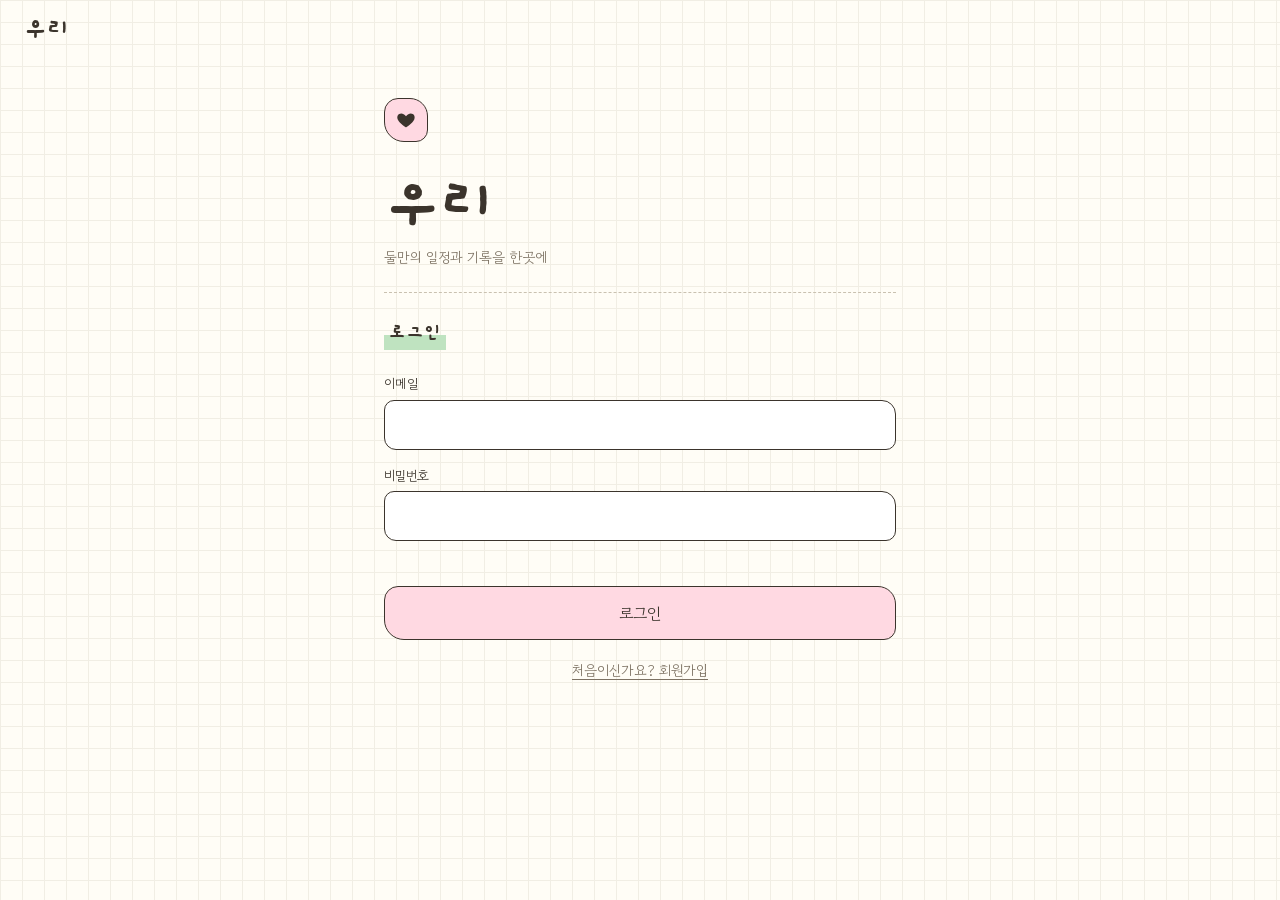
<file: index.html>
<!doctype html>
<html lang="ko">
<head>
  <meta charset="utf-8">
  <meta name="viewport" content="width=device-width, initial-scale=1, viewport-fit=cover">
  <title>우리</title>
  <meta name="theme-color" content="#fffdf6">
  <link rel="manifest" href="manifest.webmanifest">
  <!-- 아이폰 홈 화면 설치용 -->
  <meta name="apple-mobile-web-app-capable" content="yes">
  <meta name="apple-mobile-web-app-status-bar-style" content="default">
  <meta name="apple-mobile-web-app-title" content="우리">
  <link rel="apple-touch-icon" href="icons/icon-180.png">
  <link rel="icon" href="icons/icon-192.png">
  <link rel="preload" href="fonts/gaegu-700.woff2" as="font" type="font/woff2" crossorigin>
  <link rel="preload" href="fonts/gaegu-400.woff2" as="font" type="font/woff2" crossorigin>
  <link rel="preload" href="fonts/gowun-dodum-400.woff2" as="font" type="font/woff2" crossorigin>
  <link rel="stylesheet" href="css/fonts.css">
  <link rel="stylesheet" href="css/tokens.css">
  <link rel="stylesheet" href="css/style.css">
</head>
<body class="paper">
  <header class="topbar">
    <button id="backBtn" class="iconbtn" aria-label="뒤로" hidden>
      <svg viewBox="0 0 24 24" aria-hidden="true"><path d="M15 5l-7 7 7 7"/></svg>
    </button>
    <h1 id="pageTitle">우리</h1>
    <button id="menuBtn" class="textbtn" hidden>로그아웃</button>
    <button id="actionBtn" class="roundbtn" hidden></button>
    <a id="bellBtn" class="roundbtn bell" href="#/inbox" aria-label="알림" hidden>
      <svg viewBox="0 0 24 24" aria-hidden="true"><path d="M6 17V11a6 6 0 0 1 12 0v6l1.500 2h-15zM10 21h4M12 3v2"/></svg>
      <i id="bellDot" hidden></i>
    </a>
    <a id="gearBtn" class="roundbtn" href="#/settings" aria-label="설정" hidden>
      <svg viewBox="0 0 24 24" aria-hidden="true"><circle cx="12" cy="12" r="3"/><path d="M12 3v3M12 18v3M3 12h3M18 12h3M5.600 5.600l2.100 2.100M16.300 16.300l2.100 2.100M5.600 18.400l2.100-2.100M16.300 7.700l2.100-2.100"/></svg>
    </a>
  </header>
  <div id="offline" class="offline" role="status" hidden>인터넷 연결이 끊겼어요. 지금은 불러오기와 저장이 되지 않습니다.</div>
  <main id="view"></main>
  <nav id="tabbar" class="tabbar" aria-label="탭 메뉴" hidden>
    <a href="#/"><b aria-hidden="true">🏠</b>홈</a>
    <a href="#/us"><b aria-hidden="true">💕</b>우리</a>
    <a href="#/faith"><b aria-hidden="true">📖</b>믿음</a>
  </nav>
  <script src="js/vendor/supabase.js"></script>
  <script src="js/config.js"></script>
  <script src="js/glyphs.js"></script>
  <script src="js/photos.js"></script>
  <script src="js/push.js"></script>
  <script src="js/inbox.js"></script>
  <script src="js/dday.js"></script>
  <script src="js/calendar.js"></script>
  <script src="js/diary.js"></script>
  <script src="js/money.js"></script>
  <script src="js/food.js"></script>
  <script src="js/map.js"></script>
  <script src="js/album.js"></script>
  <script src="js/verse.js"></script>
  <script src="js/bible.js"></script>
  <script src="js/icons.js"></script>
  <script src="js/colorpick.js"></script>
  <script src="js/grow.js"></script>
  <script src="js/qt.js"></script>
  <script src="js/askdata.js"></script>
  <script src="js/ask.js"></script>
  <script src="js/thanks.js"></script>
  <script src="js/home.js"></script>
  <script src="js/app.js"></script>
</body>
</html>
</file>
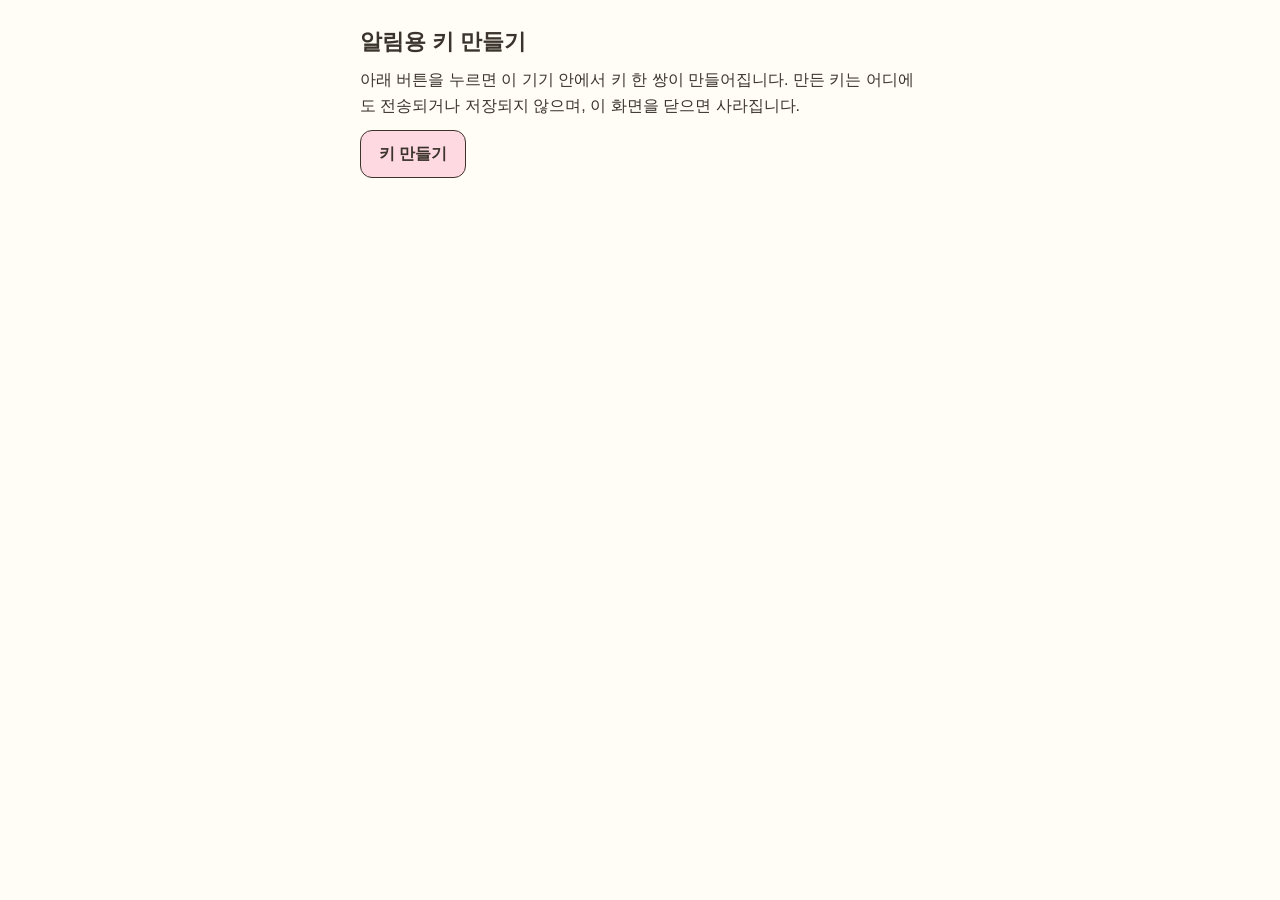
<file: tools/vapid.html>
<!doctype html>
<html lang="ko">
<head>
<meta charset="utf-8">
<meta name="viewport" content="width=device-width, initial-scale=1">
<meta name="robots" content="noindex">
<title>알림용 키 만들기</title>
<style>
  body { margin: 0; padding: 24px 20px 60px; max-width: 560px; margin-inline: auto; background: #fffdf6; color: #3b342c;
    font-family: -apple-system, "Apple SD Gothic Neo", "Malgun Gothic", sans-serif; font-size: 16px; line-height: 1.6; }
  h1 { font-size: 22px; margin: 0 0 8px; }
  h2 { font-size: 17px; margin: 28px 0 6px; }
  p { margin: 0 0 12px; }
  textarea { display: block; width: 100%; padding: 12px; border: 1.5px solid #3b342c; border-radius: 10px; background: #fff; color: #3b342c;
    font: 15px/1.5 ui-monospace, Consolas, monospace; resize: none; box-sizing: border-box; word-break: break-all; }
  button { min-height: 48px; padding: 10px 18px; border: 1.5px solid #3b342c; border-radius: 12px; background: #ffd9e2; color: #3b342c; font-size: 16px; font-weight: 700; cursor: pointer; }
  button.copy { background: #fff; margin-top: 8px; }
  .warn { background: #fff3b8; padding: 12px 14px; border-radius: 10px; }
  .ok { color: #15803d; font-weight: 700; margin-left: 8px; }
  [hidden] { display: none; }
</style>
</head>
<body>
  <h1>알림용 키 만들기</h1>
  <p>아래 버튼을 누르면 이 기기 안에서 키 한 쌍이 만들어집니다. 만든 키는 어디에도 전송되거나 저장되지 않으며, 이 화면을 닫으면 사라집니다.</p>
  <button id="make">키 만들기</button>
  <p id="err" role="alert" style="color:#dc2626"></p>

  <div id="out" hidden>
    <h2>1. Public Key (공개해도 되는 키)</h2>
    <textarea id="pub" rows="3" readonly aria-label="Public Key"></textarea>
    <button class="copy" data-for="pub">Public Key 복사</button><span class="ok" id="pubOk" hidden>복사됨</span>
    <p>이 키는 채팅에 붙여 주세요.</p>

    <h2>2. Private Key (비밀 키)</h2>
    <textarea id="pri" rows="2" readonly aria-label="Private Key"></textarea>
    <button class="copy" data-for="pri">Private Key 복사</button><span class="ok" id="priOk" hidden>복사됨</span>
    <p class="warn">이 키는 채팅이나 다른 곳에 붙이지 말고 Supabase 의 Edge Functions → Secrets 에만 넣어 주세요. Supabase 에 넣을 때까지 이 화면을 닫지 마세요. 닫았다면 키를 새로 만들어 두 키를 모두 다시 쓰면 됩니다.</p>
  </div>

<script>
  const b64url = bytes => btoa(String.fromCharCode(...new Uint8Array(bytes))).replace(/\+/g, '-').replace(/\//g, '_').replace(/=+$/, '');
  document.getElementById('make').onclick = async () => {
    const err = document.getElementById('err'); err.textContent = '';
    try {
      // 웹 푸시(VAPID)용 P-256 키 한 쌍. 공개 키는 65바이트 점, 비밀 키는 32바이트 값이다.
      const kp = await crypto.subtle.generateKey({ name: 'ECDSA', namedCurve: 'P-256' }, true, ['sign', 'verify']);
      document.getElementById('pub').value = b64url(await crypto.subtle.exportKey('raw', kp.publicKey));
      document.getElementById('pri').value = (await crypto.subtle.exportKey('jwk', kp.privateKey)).d;
      document.getElementById('out').hidden = false;
    } catch (e) { err.textContent = '이 브라우저에서는 키를 만들 수 없습니다. 크롬이나 사파리 최신 버전으로 열어 주세요. (' + e.message + ')'; }
  };
  document.querySelectorAll('.copy').forEach(b => { b.onclick = async () => {
    const t = document.getElementById(b.dataset.for);
    try { await navigator.clipboard.writeText(t.value); } catch (_) { t.select(); document.execCommand('copy'); }
    const ok = document.getElementById(b.dataset.for + 'Ok'); ok.hidden = false; setTimeout(() => { ok.hidden = true; }, 1500);
  }; });
</script>
</body>
</html>
</file>
<file: css/fonts.css>
/* 글꼴은 글자 묶음을 여러 파일로 나누지 않고 통째로 한 파일씩 쓴다.
   (나눠 쓰면 일부 파일만 늦게 오거나 실패했을 때 글자 하나만 다른 글꼴로 보인다.)
   Gaegu: 손글씨체, 한글 2,350자 / 고운돋움: 본문용 둥근 고딕, 한글 11,172자. 둘 다 SIL OFL (fonts/LICENSE-*.txt). */
@font-face { font-family: 'Gaegu'; font-style: normal; font-weight: 400; font-display: swap; src: url(../fonts/gaegu-400.woff2) format('woff2'); }
@font-face { font-family: 'Gaegu'; font-style: normal; font-weight: 700; font-display: swap; src: url(../fonts/gaegu-700.woff2) format('woff2'); }
@font-face { font-family: 'Gowun Dodum'; font-style: normal; font-weight: 400; font-display: swap; src: url(../fonts/gowun-dodum-400.woff2) format('woff2'); }
</file>
<file: css/tokens.css>
/* Design Tokens - Auto-generated */
/* Do not edit directly - modify tokens.json instead */

/* === PRIMITIVES === */
:root {

}

/* === SEMANTIC === */
:root {
  --color-primary: #BE185D;
  --color-on-primary: #FFFFFF;
  --color-secondary: #EC4899;
  --color-on-secondary: #000000;
  --color-accent: #DC2626;
  --color-on-accent: #FFFFFF;
  --color-background: #FDF2F8;
  --color-foreground: #0F172A;
  --color-card: #FFFFFF;
  --color-card-foreground: #0F172A;
  --color-muted: #FBF1F5;
  --color-muted-foreground: #475569;
  --color-border: #F7E3EB;
  --color-destructive: #DC2626;
  --color-on-destructive: #FFFFFF;
  --color-ring: #BE185D;
  --font-heading: "Baloo 2", sans-serif;
  --font-body: "Comic Neue", sans-serif;
  --space-xs: 4px;
  --space-sm: 8px;
  --space-md: 16px;
  --space-lg: 24px;
  --space-xl: 32px;
  --space-2xl: 48px;
  --space-3xl: 64px;
}

/* === COMPONENTS === */
:root {

}
</file>
<file: css/style.css>
/* 색과 간격은 css/tokens.css (디자인 시스템 도구가 만든 값)를 쓴다.
   스타일: Minimalism & Swiss Style - 모서리 0, 그림자 없음, 포인트 색 하나 */
:root {
  /* 본문은 기기 기본 고딕, 큰 숫자와 제목에만 손글씨체 Gaegu를 가늘게 쓴다 */
  --font-heading: "Gaegu", -apple-system, "Apple SD Gothic Neo", "Malgun Gothic", sans-serif;
  --font-body: -apple-system, BlinkMacSystemFont, "Apple SD Gothic Neo", "Pretendard", "Noto Sans KR", "Malgun Gothic", sans-serif;
  --tab-h: 60px;
}
* { box-sizing: border-box; }
[hidden] { display: none !important; }
html, body { margin: 0; min-height: 100%; }
body {
  background: var(--color-background); color: var(--color-foreground);
  font-family: var(--font-body); font-size: 16px; line-height: 1.5;
  -webkit-tap-highlight-color: transparent;
  touch-action: manipulation;
  overscroll-behavior-y: contain;
}
button { font-family: inherit; cursor: pointer; }
a { cursor: pointer; }
:focus-visible { outline: 3px solid var(--color-ring); outline-offset: 2px; }
svg { fill: none; stroke: currentColor; stroke-width: 1.75; stroke-linecap: square; stroke-linejoin: miter; }

/* ── 상단 ── */
.topbar {
  position: sticky; top: 0; z-index: 10;
  display: flex; align-items: center; gap: var(--space-xs); min-height: 56px;
  padding: calc(env(safe-area-inset-top) + var(--space-sm)) var(--space-lg) var(--space-sm);
  background: var(--color-background);
}
.topbar h1 { margin: 0; font-family: var(--font-heading); font-size: 24px; font-weight: 400; letter-spacing: -.5px; }
.iconbtn {
  width: 44px; height: 44px; margin-left: -12px; border: 0; background: none; color: var(--color-foreground);
  display: flex; align-items: center; justify-content: center;
}
.iconbtn svg { width: 24px; height: 24px; }
.textbtn { margin-left: auto; min-height: 44px; padding: 0; border: 0; background: none; color: var(--color-muted-foreground); font-size: 14px; }

main {
  max-width: 560px; margin: 0 auto;
  padding: var(--space-sm) var(--space-lg) calc(env(safe-area-inset-bottom) + var(--tab-h) + var(--space-xl));
}

/* ── 하단 탭 ── */
.tabbar {
  position: fixed; left: 0; right: 0; bottom: 0; z-index: 20;
  display: flex;
  padding-bottom: env(safe-area-inset-bottom);
  background: var(--color-card); border-top: 2px solid var(--color-foreground);
}
.tabbar a {
  flex: 1; min-height: var(--tab-h);
  display: flex; flex-direction: column; align-items: center; justify-content: center; gap: 4px;
  color: var(--color-muted-foreground); font-size: 11px; font-weight: 400; text-decoration: none;
  transition: background-color .2s ease-out, color .2s ease-out;
}
.tabbar a svg { width: 22px; height: 22px; }
.tabbar a[aria-current="page"] { background: var(--color-primary); color: var(--color-on-primary); font-weight: 600; }

/* ── 홈 상단: 포인트 색 면 하나 ── */
.hero {
  display: block; text-decoration: none;
  background: var(--color-primary); color: var(--color-on-primary);
  padding: var(--space-lg); margin-bottom: var(--space-lg);
}
.hero .names { font-size: 14px; font-weight: 600; letter-spacing: .5px; }
.hero .names i { font-style: normal; font-weight: 400; opacity: .8; margin: 0 2px; }
.hero .num { font-family: var(--font-heading); font-size: 86px; font-weight: 400; line-height: 1; letter-spacing: -2px; margin-top: var(--space-xl); }
.hero .num small { font-size: 20px; font-weight: 600; letter-spacing: 0; margin-left: var(--space-sm); }
.hero .since { font-size: 13px; margin-top: var(--space-sm); padding-top: var(--space-sm); border-top: 1px solid rgba(255, 255, 255, .45); }

/* ── 구역 제목과 목록 ── */
.sec {
  margin: var(--space-xl) 0 0; padding-bottom: var(--space-sm);
  border-bottom: 2px solid var(--color-foreground);
  font-family: var(--font-heading); font-size: 18px; font-weight: 400;
}
.card { background: none; margin: 0; }
.blank { padding: var(--space-md) 0; color: var(--color-muted-foreground); font-size: 14px; border-bottom: 1px solid var(--color-border); }

.invite {
  margin-bottom: var(--space-md); padding: var(--space-md) var(--space-lg);
  background: var(--color-card); border: 2px solid var(--color-foreground);
}
.invite .label { font-size: 13px; color: var(--color-muted-foreground); }
.invite .code { font-family: var(--font-heading); font-size: 42px; font-weight: 400; letter-spacing: 6px; color: var(--color-primary); }
.invite .link { text-align: left; margin-top: 0; }

.item {
  display: flex; align-items: center; gap: var(--space-md); min-height: 76px; padding: var(--space-md) 0;
  border-bottom: 1px solid var(--color-border); text-decoration: none; color: inherit;
  transition: background-color .2s ease-out;
}
.item:first-child { border-top: 2px solid var(--color-foreground); }
a.item:active { background: var(--color-muted); }
.chip {
  flex: none; width: 44px; height: 44px; background: var(--color-card); color: var(--color-primary);
  border: 1px solid var(--color-border);
  display: flex; align-items: center; justify-content: center;
}
.chip svg { width: 22px; height: 22px; }
.item .t { font-weight: 600; }
.item .d { font-size: 13px; color: var(--color-muted-foreground); }
.item .go { margin-left: auto; color: var(--color-muted-foreground); }
.item .go svg { width: 18px; height: 18px; display: block; }

.empty { padding: var(--space-3xl) 0; color: var(--color-muted-foreground); }
.empty .chip { margin-bottom: var(--space-md); }
.empty b { display: block; font-family: var(--font-heading); font-size: 38px; font-weight: 400; letter-spacing: -1px; color: var(--color-foreground); }
.empty p { margin: var(--space-xs) 0 0; font-size: 14px; }

/* ── 폼 (로그인, 커플 연결) ── */
.brand { padding: var(--space-xl) 0 var(--space-lg); margin-bottom: var(--space-lg); border-bottom: 2px solid var(--color-foreground); }
.brand .logo { width: 44px; height: 44px; background: var(--color-primary); color: var(--color-on-primary); display: flex; align-items: center; justify-content: center; }
.brand .logo svg { width: 22px; height: 22px; fill: currentColor; stroke: none; }
.brand .word { font-family: var(--font-heading); font-size: 70px; font-weight: 400; line-height: 1.1; letter-spacing: -1px; margin-top: var(--space-lg); }
.brand p { margin: var(--space-xs) 0 0; color: var(--color-muted-foreground); font-size: 14px; }
.form h2 { margin: 0 0 var(--space-lg); font-family: var(--font-heading); font-size: 18px; font-weight: 400; }
.form label { display: block; font-size: 13px; font-weight: 600; margin-bottom: var(--space-md); }
.form input {
  display: block; width: 100%; min-height: 50px; margin-top: 6px; padding: 12px 14px;
  border: 1px solid var(--color-foreground); border-radius: 0; background: var(--color-card);
  font-size: 16px; color: var(--color-foreground); font-family: inherit; -webkit-appearance: none; appearance: none;
}
.form input::placeholder { color: #94a3b8; }
.form input:focus { outline: 3px solid var(--color-ring); outline-offset: -1px; }
.btn {
  display: block; width: 100%; min-height: 52px; padding: 14px; border: 2px solid var(--color-primary); border-radius: 0;
  background: var(--color-primary); color: var(--color-on-primary); font-size: 16px; font-weight: 600;
  transition: opacity .2s ease-out;
}
.btn:active { opacity: .85; }
.btn:disabled { opacity: .5; }
.btn.ghost { background: var(--color-card); color: var(--color-primary); }
.link { display: block; width: 100%; min-height: 44px; margin-top: var(--space-sm); padding: 0; border: 0; background: none; color: var(--color-muted-foreground); font-size: 14px; text-decoration: underline; text-underline-offset: 3px; }
.msg { min-height: 21px; margin: 0 0 var(--space-sm); font-size: 14px; font-weight: 400; color: var(--color-destructive); }
.msg.ok { color: #15803d; }
.or { display: flex; align-items: center; gap: 12px; color: var(--color-muted-foreground); font-size: 13px; margin: var(--space-lg) 0; }
.or::before, .or::after { content: ""; flex: 1; height: 1px; background: var(--color-border); }
.empty .btn { width: auto; margin-top: var(--space-lg); padding: 12px 24px; }

.spinner {
  width: 24px; height: 24px; margin: 96px auto; border-radius: 50%;
  border: 3px solid var(--color-border); border-top-color: var(--color-primary);
  animation: spin .8s linear infinite;
}
@keyframes spin { to { transform: rotate(360deg); } }
@media (prefers-reduced-motion: reduce) {
  * { transition: none !important; }
  .spinner { animation-duration: 2s; }
}

/* ── 디데이 ── */
.hero .num.word { font-size: 52px; letter-spacing: -1px; }
.startday {
  display: flex; align-items: center; justify-content: space-between; gap: var(--space-md);
  padding: var(--space-lg); background: var(--color-card); border: 2px solid var(--color-foreground);
}
.startday .d { font-size: 13px; color: var(--color-muted-foreground); }
.startday .big { font-family: var(--font-heading); font-size: 34px; font-weight: 400; line-height: 1.2; }
.btn.small { width: auto; min-height: 44px; padding: 8px 18px; flex: none; }
.btn.add { margin-top: var(--space-lg); }
.dlist { list-style: none; margin: 0; padding: 0; }
.drow { display: flex; align-items: center; gap: var(--space-sm); min-height: 68px; padding: var(--space-sm) 0; border-bottom: 1px solid var(--color-border); }
.drow .dmain { flex: 1; min-width: 0; }
.drow .t { font-weight: 600; }
.drow .d { font-size: 13px; color: var(--color-muted-foreground); }
.drow .dleft { font-family: var(--font-heading); font-size: 24px; font-weight: 400; color: var(--color-primary); white-space: nowrap; }
.drow .dleft.now { background: var(--color-primary); color: var(--color-on-primary); padding: 0 10px; }
.drow .iconbtn { margin: 0 -10px 0 0; color: var(--color-muted-foreground); }
.drow .iconbtn svg { width: 20px; height: 20px; }
.tag { font-size: 10px; font-weight: 400; color: var(--color-primary); border: 1px solid var(--color-primary); padding: 0 6px; margin-left: 4px; vertical-align: 2px; }
.form.inline { margin-top: var(--space-lg); padding: var(--space-lg); background: var(--color-card); border: 2px solid var(--color-foreground); }
.form .check { display: flex; align-items: center; gap: 10px; min-height: 44px; font-weight: 400; font-size: 16px; }
.form .check input { width: 22px; height: 22px; min-height: 0; margin: 0; padding: 0; flex: none; accent-color: var(--color-primary); -webkit-appearance: auto; appearance: auto; }
.btns { display: flex; gap: var(--space-sm); }
.link.danger { color: var(--color-destructive); margin-top: var(--space-md); }

/* ── 홈 위젯: 굵은 테두리 + 뒤로 비치는 색 면 ── */
.roundbtn {
  margin-left: auto; width: 44px; height: 44px; flex: none; border-radius: 50%;
  background: var(--color-card); border: 1.5px solid var(--color-foreground); color: var(--color-foreground);
  display: flex; align-items: center; justify-content: center;
}
.roundbtn svg { width: 22px; height: 22px; stroke-linecap: round; }
main { padding-bottom: calc(env(safe-area-inset-bottom) + var(--space-xl)); }
.widget {
  display: block; text-decoration: none; color: inherit;
  background: var(--color-card); border: 2px solid var(--color-foreground); border-radius: 18px;
  box-shadow: 6px 6px 0 var(--shade, var(--color-border));
  padding: var(--space-md) var(--space-md) var(--space-lg); margin: 0 6px var(--space-lg) 0;
  transition: transform .15s ease-out, box-shadow .15s ease-out;
}
.widget:active { transform: translate(3px, 3px); box-shadow: 3px 3px 0 var(--shade, var(--color-border)); }
.wtitle { display: flex; align-items: center; gap: var(--space-sm); font-weight: 700; font-size: 17px; }
.wtitle svg { width: 20px; height: 20px; color: var(--color-primary); }
.wnum { font-size: 44px; font-weight: 800; letter-spacing: -1px; line-height: 1.15; margin-top: var(--space-sm); }
.wsub { font-size: 14px; color: var(--color-muted-foreground); }
.wempty { font-size: 14px; color: var(--color-muted-foreground); margin-top: var(--space-sm); }
.wcal { display: flex; gap: var(--space-md); align-items: stretch; margin-top: var(--space-sm); }
.todaytile {
  flex: 0 0 38%; min-height: 132px; border-radius: 12px; padding: 12px;
  background: var(--color-primary); color: var(--color-on-primary);
  display: flex; flex-direction: column; justify-content: flex-end;
}
.todaytile span { font-size: 14px; font-weight: 600; }
.todaytile b { font-size: 48px; font-weight: 800; line-height: 1; }
.mcal { flex: 1; min-width: 0; }
.mtitle { font-size: 13px; font-weight: 800; margin-bottom: 2px; }
.mgrid { display: grid; grid-template-columns: repeat(7, 1fr); text-align: center; font-size: 12px; font-weight: 600; }
.mgrid span { height: 22px; line-height: 22px; }
.mgrid .sun { color: #dc2626; } .mgrid .sat { color: #2563eb; }
.mgrid .mark { background: #fbcfe8; border-radius: 50%; color: var(--color-primary); }
.mgrid .today { background: var(--color-foreground); color: #fff; border-radius: 50%; }
.mgrid span.mark, .mgrid span.today { width: 22px; margin: 0 auto; }

/* 위젯 모양에 맞춰 다른 상자들도 모서리를 조금 둥글린다 */
.invite, .startday, .form.inline { border-radius: 18px; }
.invite { margin: 0 6px var(--space-lg) 0; box-shadow: 6px 6px 0 var(--color-border); }
.btn, .form input { border-radius: 12px; }
.chip { border-radius: 12px; }

/* ── 커플 캘린더 ── */
:root { --me: #fbcfe8; --me-bg: #fff1f6; --pt: #bfdbfe; --pt-bg: #eff6ff; --us: #fde68a; --us-bg: #fffbeb; }
.roundbtn + .roundbtn { margin-left: var(--space-sm); }
.calhead { display: flex; align-items: center; justify-content: space-between; margin-bottom: var(--space-sm); }
.calhead .iconbtn { margin: 0; }
.monthbtn { min-height: 44px; border: 0; background: none; font-size: 20px; font-weight: 800; color: var(--color-foreground); }
.ownrow { display: flex; gap: 10px; margin: 0 4px var(--space-md) 0; }
.ownchip {
  flex: 1; min-height: 40px; padding: 4px 8px; border: 2px solid var(--color-foreground); border-radius: 12px;
  background: var(--color-card); color: #64748b; font-size: 14px; font-weight: 700;
  box-shadow: 4px 4px 0 #cbd5e1; white-space: nowrap; overflow: hidden; text-overflow: ellipsis;
}
.ownchip.on { color: var(--color-foreground); }
.ownchip.me.on { background: var(--me-bg); box-shadow: 4px 4px 0 var(--me); }
.ownchip.pt.on { background: var(--pt-bg); box-shadow: 4px 4px 0 var(--pt); }
.ownchip.us.on { background: var(--us-bg); box-shadow: 4px 4px 0 var(--us); }

.calgrid { display: grid; grid-template-columns: repeat(7, minmax(0, 1fr)); margin: 0 -12px; }
.calgrid.whead { font-size: 13px; text-align: center; color: var(--color-foreground); padding-bottom: 4px; }
.calgrid .sun { color: #dc2626; } .calgrid .sat { color: #2563eb; }
.cell {
  min-height: 78px; padding: 4px 2px; border: 0; border-radius: 8px; background: none; color: var(--color-foreground);
  display: flex; flex-direction: column; align-items: stretch; gap: 2px; font-family: inherit; overflow: hidden;
}
.cell .num { align-self: center; min-width: 26px; height: 24px; line-height: 24px; font-size: 15px; font-weight: 600; border-radius: 7px; text-align: center; }
.cell.other .num { color: #cbd5e1; }
.cell.other .evchip { opacity: .6; }
.cell.today .num { background: var(--color-foreground); color: #fff; }
.cell.sel { background: #eee6ec; }
.evchip {
  display: block; font-size: 10.500px; line-height: 16px; height: 16px; padding: 0 3px; border-radius: 4px;
  white-space: nowrap; overflow: hidden; text-align: left; color: var(--color-foreground);
}
.evchip.me { background: var(--me-bg); box-shadow: inset 3px 0 0 var(--me); }
.evchip.pt { background: var(--pt-bg); box-shadow: inset 3px 0 0 var(--pt); }
.evchip.us { background: var(--us-bg); box-shadow: inset 3px 0 0 var(--us); }
.cell .more { font-size: 10px; color: var(--color-muted-foreground); text-align: center; line-height: 12px; }

.daytitle { margin: var(--space-lg) 0 var(--space-md); font-size: 18px; font-weight: 800; }
.evcard {
  display: flex; align-items: center; gap: var(--space-md); width: calc(100% - 6px); min-height: 60px; text-align: left;
  padding: 12px 16px; margin-bottom: var(--space-md); font-family: inherit; color: var(--color-foreground);
  border: 2px solid var(--color-foreground); border-radius: 16px;
}
.evcard.me { background: var(--me-bg); box-shadow: 5px 5px 0 var(--me); }
.evcard.pt { background: var(--pt-bg); box-shadow: 5px 5px 0 var(--pt); }
.evcard.us { background: var(--us-bg); box-shadow: 5px 5px 0 var(--us); }
.evtime { flex: none; min-width: 74px; font-size: 14px; }
.evtime small { display: block; font-size: 11px; color: var(--color-muted-foreground); }
.evtitle { font-size: 17px; font-weight: 700; overflow-wrap: anywhere; }

/* ── 아래에서 올라오는 시트 ── */
.noscroll { overflow: hidden; }
.sheet { position: fixed; inset: 0; z-index: 50; background: rgba(15, 23, 42, .35); display: flex; align-items: flex-end; }
.sheetbody {
  width: 100%; max-width: 560px; max-height: 94%; margin: 0 auto; overflow-y: auto;
  background: var(--color-card); border-radius: 28px 28px 0 0;
  padding: var(--space-md) var(--space-lg) calc(env(safe-area-inset-bottom) + var(--space-xl));
  animation: sheetup .25s ease-out;
}
@keyframes sheetup { from { transform: translateY(40px); opacity: 0; } to { transform: none; opacity: 1; } }
.sheethead { display: flex; align-items: center; justify-content: space-between; margin-bottom: var(--space-lg); }
.sheethead b { font-size: 17px; }
.sheethead .roundbtn { margin: 0; }
.roundbtn.ok { color: #2563eb; }
.sheetbody .titleinput { margin: 0 0 var(--space-md); border-width: 2px; }
.sr { position: absolute; width: 1px; height: 1px; overflow: hidden; clip-path: inset(50%); }
.rowline { display: flex; align-items: center; justify-content: space-between; gap: var(--space-sm); min-height: 52px; margin: 0; font-size: 16px; font-weight: 400; }
.form .rowline { font-size: 16px; font-weight: 400; margin-bottom: 0; }
.rowline span { display: flex; gap: 6px; }
.form .rowline input[type=date], .form .rowline input[type=time], .form .rowline select {
  width: auto; min-height: 40px; margin: 0; padding: 6px 12px; border: 0; border-radius: 12px; background: #eef0f3;
  font-size: 16px; font-family: inherit; color: var(--color-foreground);
}
.form .switch {
  -webkit-appearance: none; appearance: none; width: 50px; min-height: 0; height: 28px; margin: 0; padding: 0; flex: none;
  border: 2px solid var(--color-foreground); border-radius: 14px; background: var(--color-card); position: relative;
  transition: background-color .2s ease-out;
}
.form .switch::after {
  content: ""; position: absolute; top: 3px; left: 3px; width: 18px; height: 18px; border-radius: 50%;
  background: var(--color-foreground); transition: transform .2s ease-out;
}
.form .switch:checked { background: var(--color-primary); }
.form .switch:checked::after { transform: translateX(22px); background: #fff; }
.sheetbody textarea {
  display: block; width: 100%; margin: var(--space-md) 0; padding: 12px 14px; resize: vertical;
  border: 2px solid var(--color-foreground); border-radius: 12px; background: var(--color-card);
  font-size: 16px; font-family: inherit; color: var(--color-foreground);
}
@media (prefers-reduced-motion: reduce) { .sheetbody { animation: none; } }

/* 상단: 제목이 남는 폭을 차지하고 버튼은 오른쪽에 붙는다 */
.topbar h1 { flex: 1; min-width: 0; overflow: hidden; text-overflow: ellipsis; white-space: nowrap; }
.topbar .roundbtn, .topbar .textbtn { margin-left: var(--space-sm); }
.form label.rowline, .form .rowline { display: flex; white-space: nowrap; }
.form .rowline input[type=date], .form .rowline input[type=time] { padding: 6px 8px; min-width: 0; }
.rowline span { min-width: 0; }

/* ── 커플 일기장 ── */
.who { font-weight: 700; font-size: 14px; }
.who.me { color: #db2777; } .who.pt { color: #2563eb; }
.dtime { font-size: 13px; color: var(--color-muted-foreground); }
.drowwrap { display: flex; gap: 12px; align-items: flex-start; margin-bottom: var(--space-lg); }
.stamp {
  flex: 0 0 56px; padding: 6px 0; text-align: center; background: var(--color-card);
  border: 2px solid var(--color-foreground); border-radius: 12px; box-shadow: 4px 4px 0 #bbf7d0;
  display: flex; flex-direction: column; line-height: 1.25;
}
.stamp.none { visibility: hidden; height: 0; padding: 0; border-width: 0 2px; }
.stamp span { font-size: 12px; font-weight: 700; } .stamp b { font-size: 22px; font-weight: 800; }
.stamp .y { font-weight: 400; color: var(--color-muted-foreground); }
.dcard {
  flex: 1; min-width: 0; display: block; text-decoration: none; color: inherit; margin-right: 6px;
  background: var(--color-card); border: 2px solid var(--color-foreground); border-radius: 18px;
  box-shadow: 6px 6px 0 #bbf7d0; padding: 14px 16px;
}
.dcard:active { transform: translate(3px, 3px); box-shadow: 3px 3px 0 #bbf7d0; }
.dhead { display: flex; flex-wrap: wrap; align-items: baseline; gap: 6px; }
.dhead b { font-size: 17px; overflow-wrap: anywhere; }
.dprev {
  margin: 4px 0 0; font-size: 14px; color: var(--color-muted-foreground); white-space: pre-line;
  display: -webkit-box; -webkit-line-clamp: 2; -webkit-box-orient: vertical; overflow: hidden;
}
.dcount { display: flex; align-items: center; gap: 4px; margin-top: 8px; font-size: 13px; color: var(--color-muted-foreground); }
.dcount svg { width: 16px; height: 16px; }
.wdiary { padding: 10px 0; border-bottom: 1px solid var(--color-border); }
.wdiary:last-child { border-bottom: 0; padding-bottom: 0; }
.wdiary b { display: block; font-size: 16px; }
.dmeta { font-size: 13px; color: var(--color-muted-foreground); }
.dfull {
  background: var(--color-card); border: 2px solid var(--color-foreground); border-radius: 18px;
  box-shadow: 6px 6px 0 #bbf7d0; padding: var(--space-lg) 18px; margin-right: 6px;
}
.dfull h2 { margin: 6px 0 2px; font-size: 22px; font-weight: 800; overflow-wrap: anywhere; }
.dbody { margin: var(--space-md) 0 0; font-size: 16px; line-height: 1.7; white-space: pre-wrap; overflow-wrap: anywhere; }
.cmt { padding: 12px 0; border-bottom: 1px solid var(--color-border); }
.cmt p { margin: 2px 0 0; white-space: pre-wrap; overflow-wrap: anywhere; }
.cmeta { display: flex; align-items: center; gap: 6px; }
.cdel { margin-left: auto; width: 44px; height: 32px; border: 0; background: none; color: var(--color-muted-foreground); }
.cdel svg { width: 16px; height: 16px; }
.cform { display: flex; gap: 8px; margin-top: var(--space-md); }
.cform input {
  flex: 1; min-width: 0; min-height: 48px; padding: 10px 14px; border: 2px solid var(--color-foreground); border-radius: 12px;
  background: var(--color-card); font-size: 16px; font-family: inherit; color: var(--color-foreground);
}
.sheetbody.tall { min-height: 88%; }
.sheetbody .plaintitle {
  border: 0; border-bottom: 1px solid var(--color-border); border-radius: 0; padding: 12px 0; margin: var(--space-sm) 0 0;
  font-size: 20px; font-weight: 700; background: none;
}
.sheetbody .plaintitle:focus, .sheetbody .plainbody:focus { outline: none; }
.sheetbody .plainbody { border: 0; border-radius: 0; padding: 12px 0; margin: 0; line-height: 1.7; resize: none; }

/* ── 데이트 가계부 ── */
.mtotal {
  background: var(--color-card); border: 2px solid var(--color-foreground); border-radius: 18px;
  box-shadow: 6px 6px 0 #bae6fd; padding: 14px 18px; margin: 0 6px var(--space-lg) 0;
}
.mtotal small { display: block; font-size: 13px; font-weight: 600; color: var(--color-muted-foreground); }
.mtotal b { font-size: 26px; font-weight: 800; }
.mmonth { margin: 0 0 var(--space-sm) 2px; font-size: 15px; font-weight: 700; color: var(--color-muted-foreground); }
.mcard, .mrow {
  display: flex; align-items: center; gap: 12px; width: 100%; text-align: left; text-decoration: none;
  font-family: inherit; color: var(--color-foreground);
}
.mcard {
  width: calc(100% - 6px); background: var(--color-card); border: 2px solid var(--color-foreground); border-radius: 18px;
  box-shadow: 6px 6px 0 #bae6fd; padding: 12px 16px; margin-bottom: var(--space-lg);
}
.mcard:active { transform: translate(3px, 3px); box-shadow: 3px 3px 0 #bae6fd; }
.mrow { background: none; border: 0; border-bottom: 1px solid var(--color-border); padding: 14px 0; min-height: 68px; }
.memoji { flex: none; width: 44px; height: 44px; border-radius: 12px; background: #f1f5f9; font-size: 22px; display: flex; align-items: center; justify-content: center; }
.memoji.big { width: 52px; height: 52px; font-size: 28px; }
.mmain { flex: 1; min-width: 0; }
.mmain b { display: block; font-size: 16px; overflow-wrap: anywhere; }
.mmain small, .mamt small { display: block; font-size: 13px; font-weight: 400; color: var(--color-muted-foreground); }
.mamt { flex: none; text-align: right; font-size: 17px; font-weight: 800; }
.mtitle2 { display: flex; align-items: center; gap: 12px; margin-bottom: var(--space-md); }
.mtitle2 h2 { margin: 0; font-size: 24px; font-weight: 800; overflow-wrap: anywhere; }
.mtitle2 small { color: var(--color-muted-foreground); font-size: 14px; }
/* 화면 아래에 붙는 큰 버튼 */
.bottombar {
  position: fixed; left: 0; right: 0; bottom: 0; z-index: 15;
  padding: var(--space-sm) var(--space-lg) calc(env(safe-area-inset-bottom) + var(--space-md));
  background: linear-gradient(to top, var(--color-background) 70%, transparent);
}
.btn.wide {
  max-width: 512px; margin: 0 auto; width: calc(100% - 6px); border: 2px solid var(--color-foreground); color: var(--color-foreground);
  border-radius: 18px; box-shadow: 6px 6px 0 #bae6fd; background: var(--color-card);
}
main:has(.bottombar) { padding-bottom: calc(env(safe-area-inset-bottom) + 112px); }
.wnum.small { font-size: 30px; }
.amtbox { display: flex; align-items: center; border: 2px solid var(--color-foreground); border-radius: 12px; margin-bottom: var(--space-md); padding-right: 14px; background: var(--color-card); }
.sheetbody .amtbox input { flex: 1; min-width: 0; border: 0; margin: 0; background: none; font-size: 24px; font-weight: 800; }
.sheetbody .amtbox input:focus { outline: none; }
.amtbox:focus-within { outline: 3px solid var(--color-ring); outline-offset: -1px; }
.amtbox span { font-weight: 700; }
.catgrid { display: grid; grid-template-columns: repeat(4, minmax(0, 1fr)); gap: 12px 10px; margin: var(--space-sm) 4px var(--space-md) 0; }
.catbtn {
  min-height: 76px; padding: 8px 2px; border: 2px solid var(--color-foreground); border-radius: 16px; background: var(--color-card);
  box-shadow: 4px 4px 0 #cbd5e1; font-family: inherit; font-size: 12px; font-weight: 700; color: var(--color-foreground);
  display: flex; flex-direction: column; align-items: center; justify-content: center; gap: 4px;
}
.catbtn span { font-size: 24px; line-height: 1; }
.catbtn.on { background: var(--pt-bg); box-shadow: 4px 4px 0 #7dd3fc; }

/* ───────── 맛집 기록장 ───────── */
.fbar { display: flex; align-items: center; gap: 8px; margin-bottom: var(--space-sm); }
.fbar select, .fbar input {
  min-height: 40px; padding: 6px 12px; border: 2px solid var(--color-foreground); border-radius: 12px; background: var(--color-card);
  font-size: 15px; font-family: inherit; color: var(--color-foreground);
}
.fbar input { flex: 1; min-width: 0; }
.fcount { flex: none; font-size: 13px; font-weight: 700; color: var(--color-muted-foreground); }
.fchips { display: flex; gap: 8px; overflow-x: auto; padding: 2px 4px 8px 0; margin-bottom: var(--space-sm); scrollbar-width: none; }
.fchips::-webkit-scrollbar { display: none; }
.fchips.insheet { flex-wrap: wrap; overflow: visible; margin-bottom: var(--space-md); }
.fchip {
  flex: none; min-height: 40px; padding: 4px 12px; border: 2px solid var(--color-foreground); border-radius: 12px; background: var(--color-card);
  font-family: inherit; font-size: 14px; font-weight: 700; color: #64748b; white-space: nowrap;
}
.fchip.on { background: var(--theme-soft); color: var(--color-foreground); }
.fgrid { display: grid; grid-template-columns: repeat(2, minmax(0, 1fr)); gap: var(--space-lg) var(--space-md); padding-right: 6px; }
.fgrid .blank { grid-column: 1 / -1; }
.fcard {
  display: block; text-decoration: none; color: var(--color-foreground); background: var(--color-card);
  border: 2px solid var(--color-foreground); border-radius: 18px; box-shadow: 6px 6px 0 var(--theme-soft); padding: 8px 8px 10px;
}
.fcard:active { transform: translate(3px, 3px); box-shadow: 3px 3px 0 var(--theme-soft); }
.fphoto { position: relative; display: block; aspect-ratio: 3 / 4; border-radius: 12px; overflow: hidden; background: #f1f5f9; }
.fphoto img { width: 100%; height: 100%; object-fit: cover; display: block; }
.fnone { position: absolute; inset: 0; display: flex; align-items: center; justify-content: center; font-size: 40px; }
.fbadge { position: absolute; right: 6px; bottom: 6px; padding: 3px 8px; border-radius: 999px; background: rgba(15, 23, 42, .72); color: #fff; font-size: 12px; font-weight: 700; }
.fbadge.static { position: static; background: #f1f5f9; color: var(--color-foreground); font-size: 13px; }
.fbadge.again { background: var(--theme-soft); }
.fagain { position: absolute; left: 6px; top: 6px; width: 26px; height: 26px; border-radius: 50%; background: #fff; color: #e11d48; font-size: 14px; display: flex; align-items: center; justify-content: center; }
.fname { display: flex; align-items: center; justify-content: space-between; gap: 6px; padding: 8px 4px 0; }
.fname b { font-size: 15px; min-width: 0; overflow: hidden; text-overflow: ellipsis; white-space: nowrap; }
.fstar { flex: none; display: flex; align-items: center; gap: 2px; font-size: 14px; font-weight: 700; color: #64748b; }
.fstar svg { width: 16px; height: 16px; fill: #f5b301; }
.fshots { display: flex; gap: 10px; overflow-x: auto; scroll-snap-type: x mandatory; margin-bottom: var(--space-md); }
.fshots img { flex: none; width: 78%; aspect-ratio: 3 / 4; object-fit: cover; border: 2px solid var(--color-foreground); border-radius: 18px; scroll-snap-align: start; }
.fshots.one img { width: 100%; aspect-ratio: 4 / 3; }
.fmeta { display: flex; gap: 6px; }
.fdetail h2 { margin: 10px 0 2px; font-size: 24px; font-weight: 800; overflow-wrap: anywhere; }
.fwhen { font-size: 14px; color: var(--color-muted-foreground); margin-bottom: 8px; }
.fmemo { white-space: pre-wrap; overflow-wrap: anywhere; line-height: 1.7; margin: var(--space-md) 0; }
.stars { display: inline-flex; gap: 2px; }
.stars svg { width: 22px; height: 22px; fill: #d4d4d8; }
.stars .on svg { fill: #f5b301; }
.starpick { display: flex; gap: 4px; margin: var(--space-sm) 0 0; }
.starpick button { width: 44px; height: 44px; padding: 4px; border: 0; background: none; }
.starpick svg { width: 100%; height: 100%; fill: #d4d4d8; }
.starpick .on svg { fill: #f5b301; }
.shotrow { display: flex; gap: 10px; overflow-x: auto; margin: var(--space-sm) 0; padding: 4px 0; }
.shot { position: relative; flex: none; width: 96px; height: 96px; border-radius: 14px; overflow: hidden; background: #f1f5f9; }
.shot img { width: 100%; height: 100%; object-fit: cover; display: block; }
.shot button { position: absolute; top: 4px; right: 4px; width: 28px; height: 28px; padding: 5px; border: 0; border-radius: 50%; background: rgba(15, 23, 42, .72); color: #fff; }
.shot button svg { width: 100%; height: 100%; }
.shot.add { border: 2px dashed #94a3b8; background: none; color: #64748b; font-family: inherit; display: flex; flex-direction: column; align-items: center; justify-content: center; gap: 4px; }
.shot.add svg { width: 22px; height: 22px; }
.shot.add small { font-size: 12px; font-weight: 700; }
.sheetbody input[name=link] { margin: 0; border-width: 2px; }
.wfood { display: grid; grid-template-columns: repeat(3, minmax(0, 1fr)); gap: 10px; margin-top: var(--space-sm); }
.wplace b { display: block; margin-top: 6px; font-size: 14px; overflow: hidden; text-overflow: ellipsis; white-space: nowrap; }
.wplace .fphoto { aspect-ratio: 1; }
.wplace .fnone { font-size: 28px; }
.stars svg, .starpick svg, .fstar svg { stroke: none; }
.fdetail a.btn { display: flex; align-items: center; justify-content: center; text-decoration: none; }

/* ───────── 데이트 지도 ───────── */
.mapbar { display: flex; align-items: center; justify-content: space-between; gap: 8px; margin-bottom: var(--space-sm); }
.mapbar select {
  min-height: 44px; max-width: 100%; padding: 6px 12px; border: 2px solid var(--color-foreground); border-radius: 12px; background: var(--color-card);
  font-size: 15px; font-family: inherit; color: var(--color-foreground);
}
.mapstat { flex: none; font-size: 14px; color: var(--color-muted-foreground); }
.mapstat b { font-size: 20px; font-weight: 800; color: var(--color-foreground); }
.kmap { display: block; width: 100%; max-height: 62vh; margin: var(--space-sm) 0 var(--space-md); }
.kmap .reg { fill: #e7e0d3; stroke: #fff; stroke-width: 1.5px; vector-effect: non-scaling-stroke; stroke-linejoin: round; }
.kmap .reg.on { fill: #fbbf24; }
.kmap a:active .reg, .kmap .regg:active .reg { fill: #d6cdbb; }
.kmap .regg { cursor: pointer; outline: none; }
.kmap .edge { fill: none; stroke: #fff; stroke-width: 1.5px; vector-effect: non-scaling-stroke; }
.kmap .regg.sel .reg, .kmap .regg.sel .edge, .kmap .regg:focus-visible .reg { stroke: var(--color-foreground); stroke-width: 3px; }
.kmap text { text-anchor: middle; dominant-baseline: middle; font-weight: 700; fill: #334155; stroke: none; pointer-events: none; }
.maphint { font-size: 14px; color: var(--color-muted-foreground); margin: var(--space-sm) 0; }
.regpanel { background: var(--color-card); border: 2px solid var(--color-foreground); border-radius: 18px; box-shadow: 6px 6px 0 #fde68a; padding: var(--space-md); margin: var(--space-md) 6px var(--space-lg) 0; }
.reghead { display: flex; align-items: center; gap: 8px; margin-bottom: var(--space-sm); }
.reghead h2 { margin: 0; font-size: 20px; font-weight: 800; }
.trip { padding: var(--space-md) 0; border-top: 1px solid var(--color-border); }
.trip .fshots { margin-bottom: var(--space-sm); }
.triphead { display: flex; align-items: center; justify-content: space-between; gap: 8px; }
.triphead b { display: block; font-size: 16px; overflow-wrap: anywhere; }
.triphead small { font-size: 13px; color: var(--color-muted-foreground); }
.trip .fmemo { margin: 8px 0 0; }
.btn.wide.inline { width: 100%; box-shadow: none; margin-top: var(--space-sm); }
.tripwhere { display: flex; align-items: baseline; gap: 8px; margin-bottom: var(--space-md); }
.tripwhere b { font-size: 20px; font-weight: 800; }
.tripwhere small { font-size: 13px; color: var(--color-muted-foreground); }
.kmap .dot { pointer-events: none; stroke-width: .5px; }

/* ───────── 사진 앨범 ───────── */
.acount { font-size: 14px; color: var(--color-muted-foreground); margin-bottom: var(--space-sm); }
.agrid { display: grid; grid-template-columns: repeat(3, minmax(0, 1fr)); gap: 4px; margin-bottom: var(--space-lg); }
.athumb { display: block; aspect-ratio: 1; padding: 0; border: 0; border-radius: 6px; overflow: hidden; background: #f1f5f9; }
.athumb img { width: 100%; height: 100%; object-fit: cover; display: block; }
.walbum { display: grid; grid-template-columns: repeat(4, minmax(0, 1fr)); gap: 6px; margin-top: var(--space-sm); }
.walbum .athumb { border-radius: 10px; }
.viewer { background: #0b0f17; align-items: stretch; }
.vbox { display: flex; flex-direction: column; width: 100%; max-width: 720px; margin: 0 auto; color: #fff;
  padding: calc(env(safe-area-inset-top) + 8px) 0 calc(env(safe-area-inset-bottom) + 12px); }
.vhead { display: flex; align-items: center; justify-content: space-between; padding: 0 var(--space-md) 8px; font-size: 14px; font-weight: 700; }
.vhead .roundbtn { margin: 0; }
.vstage { position: relative; flex: 1; min-height: 0; display: flex; align-items: center; justify-content: center; }
.vstage img { max-width: 100%; max-height: 100%; object-fit: contain; }
.vnav { position: absolute; top: 50%; transform: translateY(-50%); width: 44px; height: 44px; padding: 10px; border: 0; border-radius: 50%; background: rgba(255, 255, 255, .85); color: #0f172a; }
.vnav.prev { left: 8px; } .vnav.next { right: 8px; }
.vnav svg { width: 100%; height: 100%; }
.vfoot { padding: 12px var(--space-md) 0; min-height: 64px; }
.vfoot .dmeta { color: #cbd5e1; }
.vfoot p { margin: 6px 0 0; white-space: pre-wrap; overflow-wrap: anywhere; }
.vfoot .who.me { color: #f9a8d4; } .vfoot .who.pt { color: #93c5fd; }

/* ───────── 일기·일정 사진 ───────── */
.dthumbs { position: relative; width: 72px; height: 72px; margin-top: 8px; border-radius: 10px; overflow: hidden; }
.dthumbs img { width: 100%; height: 100%; object-fit: cover; display: block; }
.dthumbs span { position: absolute; right: 4px; bottom: 4px; padding: 1px 6px; border-radius: 999px; background: rgba(15, 23, 42, .72); color: #fff; font-size: 11px; font-weight: 700; }
.dfull .fshots { margin: var(--space-md) 0 0; }
.evphoto { flex: none; width: 40px; height: 40px; margin-left: auto; border-radius: 8px; overflow: hidden; background: rgba(15, 23, 42, .08); }
.evphoto img { width: 100%; height: 100%; object-fit: cover; display: block; }
.sheetbody.tall .shotrow { margin-top: var(--space-md); }
.offline { position: sticky; top: calc(env(safe-area-inset-top) + 56px); z-index: 9; margin: 0 var(--space-lg) var(--space-sm); padding: 10px 14px; border: 2px solid var(--color-foreground); border-radius: 12px; background: #fef3c7; font-size: 14px; font-weight: 700; }

/* ───────── 홈: 다이어리 꾸미기 ─────────
   모눈종이 바탕, 메모지와 마스킹테이프, 폴라로이드, 형광펜 제목, 손글씨체 */
body.paper .topbar { background: none; }
body.paper .topbar h1 { font-size: 28px; font-weight: 700; color: var(--ink); }
body.onhome main { font-family: var(--font-heading); }
body.paper .roundbtn { border-color: var(--ink); color: var(--ink); background: #fff; }
.hdate { font-size: 18px; color: var(--ink-soft); margin: -6px 0 var(--space-md); }
.htop { position: relative; min-height: 190px; margin: 18px 0 8px; }
.hnote {
  position: relative; display: block; width: 70%; padding: 22px 18px 14px; background: var(--memo); color: var(--ink); text-decoration: none;
  transform: rotate(-1.5deg); box-shadow: 1px 2px 0 rgba(0, 0, 0, .08);
}
.htop.solo .hnote { width: 86%; }
.hnote .tape { position: absolute; top: -11px; left: 50%; width: 92px; height: 22px; margin-left: -46px; background: var(--theme-tape); transform: rotate(2deg); }
.hnote p { margin: 0; font-size: 20px; }
.hnote b { display: block; font-size: 66px; font-weight: 700; line-height: 1.05; }
.hpol {
  position: absolute; right: 0; top: 46px; width: 128px; padding: 7px 7px 28px; background: #fff; color: var(--ink); text-decoration: none;
  transform: rotate(5deg); box-shadow: 1px 2px 4px rgba(0, 0, 0, .18);
}
.hpol img { display: block; width: 114px; height: 114px; object-fit: cover; }
.hpol span { position: absolute; left: 4px; right: 4px; bottom: 3px; text-align: center; font-size: 16px; white-space: nowrap; overflow: hidden; text-overflow: ellipsis; }
.hnote:active, .hpol:active, .hstk a:active { opacity: .8; }
.hmark { display: inline-block; margin: 26px 0 4px; padding: 0 4px; font-size: 22px; font-weight: 700; background: linear-gradient(transparent 55%, var(--theme) 55%); }
.hmark.green { background: linear-gradient(transparent 55%, #bfe3c0 55%); }
.hli {
  display: flex; align-items: center; justify-content: space-between; gap: 12px; min-height: 46px; padding: 6px 2px;
  border-bottom: 1.5px dashed #c9c1b0; color: var(--ink); text-decoration: none; font-size: 21px;
}
.hli span { min-width: 0; overflow: hidden; text-overflow: ellipsis; white-space: nowrap; }
.hli small { flex: none; font-size: 18px; color: var(--ink-soft); }
.hstk { display: grid; grid-template-columns: repeat(3, minmax(0, 1fr)); gap: 12px; margin-top: 26px; }
.hstk a {
  display: block; padding: 12px 0 8px; text-align: center; text-decoration: none; color: var(--ink); font-size: 19px;
  border: 2px solid var(--ink); border-radius: 14px 18px 12px 20px; background: #fff;
}
.hstk b { display: block; font-size: 26px; font-weight: 400; line-height: 1.3; font-family: "Apple Color Emoji", "Noto Color Emoji", sans-serif; }
.hstk a:nth-child(2) { background: var(--theme-soft); transform: rotate(1.5deg); }
.hstk a:nth-child(3) { background: #d6ecff; transform: rotate(-1.5deg); }
.hstk a:nth-child(4) { background: #e2f5d0; transform: rotate(-1deg); }
.hstk a:nth-child(5) { background: var(--memo); }
.hstk a:nth-child(6) { background: #e9defa; transform: rotate(1.5deg); }
body.paper .invite { font-family: var(--font-body); }

/* ───────── 전체 화면: 다이어리 꾸미기 ─────────
   앞에서 정한 모양 위에 덮어쓴다. 바탕은 모눈종이, 글자는 잉크색,
   본문은 둥근 고딕(고운돋움), 제목과 큰 숫자는 손글씨체(Gaegu). */
:root {
  --ink: #3b342c; --ink-soft: #8a7f70; --line: #c9c1b0;
  --color-background: var(--paper); --color-foreground: #3b342c; --color-card: #ffffff; --color-card-foreground: #3b342c;
  --color-muted: #f6f1e4; --color-muted-foreground: #7d7263; --color-border: #d9d2c2;
  --color-primary: var(--theme-deep); --color-ring: var(--theme-deep);
  --font-body: "Gowun Dodum", -apple-system, "Apple SD Gothic Neo", "Malgun Gothic", sans-serif;
  --wobble: 14px 18px 12px 20px;
}
body.paper {
  background-color: var(--paper); color: var(--ink);
  background-image: linear-gradient(var(--paper-line) 1px, transparent 1px), linear-gradient(90deg, var(--paper-line) 1px, transparent 1px);
  background-size: 22px 22px; background-attachment: local;
}
body.paper .topbar { background: var(--paper); background-image: linear-gradient(var(--paper-line) 1px, transparent 1px), linear-gradient(90deg, var(--paper-line) 1px, transparent 1px); background-size: 22px 22px; }
body.paper .bottombar { background: none; }
body.paper input, body.paper textarea, body.paper select, body.paper button { font-family: inherit; }

/* 카드류: 흰 종이 + 가는 잉크 선 + 살짝 삐뚠 모서리. 색 그림자는 없앤다 */
.mcard, .fcard, .dcard, .dfull, .evcard, .regpanel, .invite, .startday, .form.inline, .stamp {
  border: 1.5px solid var(--ink); border-radius: var(--wobble); box-shadow: 1px 2px 0 rgba(59, 52, 44, .12); margin-right: 0;
}
.mcard, .fcard, .dcard, .dfull, .regpanel, .btn.wide { width: 100%; }
.mcard:active, .fcard:active, .dcard:active { transform: none; box-shadow: none; opacity: .8; }
.fcard:nth-child(odd) { transform: rotate(-.8deg); } .fcard:nth-child(even) { transform: rotate(.8deg); }
.fcard { background: #fff; padding: 8px 8px 10px; border-radius: 4px; border-width: 1px; box-shadow: 1px 2px 4px rgba(0, 0, 0, .16); }   /* 폴라로이드 */
.fphoto, .fshots img, .athumb { border-radius: 3px; }
.fshots img { border: 7px solid #fff; border-bottom-width: 22px; box-shadow: 1px 2px 4px rgba(0, 0, 0, .18); }
.evcard.me, .evcard.pt, .evcard.us { box-shadow: 1px 2px 0 rgba(59, 52, 44, .12); }

/* 합계 상자는 노란 메모지 */
.mtotal {
  position: relative; border: 0; border-radius: 0; background: var(--memo); box-shadow: 1px 2px 0 rgba(0, 0, 0, .08);
  transform: rotate(-1deg); margin: 14px 8px var(--space-xl) 2px; padding: 20px 18px 12px;
}
.mtotal::before { content: ""; position: absolute; top: -10px; left: 50%; width: 84px; height: 20px; margin-left: -42px; background: var(--theme-tape); transform: rotate(2deg); }
.mtotal small { font-family: var(--font-heading); font-size: 19px; font-weight: 400; color: var(--ink); }
.mtotal b { font-family: var(--font-heading); font-size: 44px; font-weight: 700; line-height: 1.1; }

/* 제목: 손글씨 + 형광펜 */
.topbar h1 { font-size: 28px; font-weight: 700; letter-spacing: 0; }
.mmonth, .daytitle, .reghead h2, .form h2 {
  display: inline-block; font-family: var(--font-heading); font-size: 22px; font-weight: 700; color: var(--ink);
  padding: 0 4px; background: linear-gradient(transparent 55%, #bfe3c0 55%);
}
.mmonth { display: table; margin-bottom: var(--space-md); }
.daytitle { background: linear-gradient(transparent 55%, var(--theme) 55%); }
.mtitle2 h2, .fdetail h2, .dfull h2, .monthbtn, .tripwhere b, .sheethead b, .mapstat b, .startday .big, .wnum, .stamp b {
  font-family: var(--font-heading); font-weight: 700; letter-spacing: 0;
}
.mtitle2 h2, .fdetail h2, .dfull h2 { font-size: 30px; }
.monthbtn { font-size: 26px; } .sheethead b { font-size: 22px; }
.mamt, .mcard b, .mrow b, .fname b, .triphead b, .dhead b, .evtitle { font-weight: 700; }

/* 줄 목록은 점선 */
.mrow, .blank, .cmt, .drow { border-color: var(--line); border-style: none none dashed; border-bottom-width: 1.5px; }
.trip { border-color: var(--line); border-style: dashed none none; }
.mrow { border-bottom-width: 1.5px; } .trip { border-top-width: 1.5px; } .blank { border-bottom-width: 1.5px; }
.memoji { background: #f6f1e4; border-radius: var(--wobble); }

/* 버튼과 칩은 스티커 */
.btn { border: 1.5px solid var(--ink); border-radius: var(--wobble); background: var(--theme-soft); color: var(--ink); font-weight: 700; }
.btn.ghost { background: #fff; color: var(--ink); }
.btn.wide { box-shadow: 1px 2px 0 rgba(59, 52, 44, .12); border-width: 1.5px; border-radius: var(--wobble); font-family: var(--font-heading); font-size: 21px; }
.fdetail a.btn { color: var(--ink); }
.roundbtn { border: 1.5px solid var(--ink); color: var(--ink); background: #fff; }
.roundbtn.ok { color: var(--theme-deep); }
.ownchip, .fchip, .catbtn { border: 1.5px solid var(--ink); border-radius: var(--wobble); box-shadow: none; color: var(--ink-soft); }
.ownchip.me.on, .ownchip.pt.on, .ownchip.us.on, .catbtn.on { box-shadow: none; color: var(--ink); }
.fchip.on { background: var(--theme-soft); color: var(--ink); }
.catbtn.on { background: #d6ecff; }
.fbar select, .fbar input, .mapbar select, .cform input,
.form input, .sheetbody textarea, .amtbox, .sheetbody .titleinput, .sheetbody input[name=link] {
  border: 1.5px solid var(--ink); border-radius: 10px 14px 10px 12px; background: #fff; color: var(--ink);
}
.sheetbody .amtbox input, .sheetbody .plaintitle, .sheetbody .plainbody { border: 0; border-radius: 0; }
.sheetbody .plaintitle { font-family: var(--font-heading); font-size: 28px; font-weight: 700; border-bottom: 1.5px dashed var(--line); }
.form .rowline input[type=date], .form .rowline input[type=time], .form .rowline select { border: 0; background: #f6f1e4; border-radius: 10px 14px 10px 12px; }
.form .switch { border: 1.5px solid var(--ink); border-radius: 14px; }
.form .switch::after { background: var(--ink); }
.sheetbody { background-color: var(--paper); border-radius: 22px 26px 0 0; border-top: 1.5px solid var(--ink); }
.shot.add { border: 1.5px dashed var(--ink-soft); color: var(--ink-soft); border-radius: var(--wobble); }
.offline { border: 0; border-radius: 0; background: var(--memo); box-shadow: 1px 2px 0 rgba(0, 0, 0, .08); font-weight: 400; }

/* 캘린더·지도·일기 세부 */
.calgrid .cell.sel, .cell.sel { border-radius: 10px 14px 10px 12px; }
.kmap .reg { fill: #efe8d8; stroke: var(--paper); }
.kmap .reg.on { fill: #f6c744; }
.kmap text { fill: var(--ink); font-family: var(--font-body); }
.fbadge.static { background: #f6f1e4; border-radius: var(--wobble); } .fbadge.again { background: var(--theme-soft); }
.stamp { background: #fff; }
.brand { border-bottom: 1.5px dashed var(--line); }
.brand .logo { background: var(--theme-soft); color: var(--ink); border: 1.5px solid var(--ink); border-radius: var(--wobble); }
.brand .word, .invite .code { font-weight: 700; }
.hero { position: relative; background: var(--memo); color: var(--ink); border-radius: 0; box-shadow: 1px 2px 0 rgba(0, 0, 0, .08); transform: rotate(-1deg); margin: 14px 8px var(--space-xl) 2px; }
.hero::before { content: ""; position: absolute; top: -10px; left: 50%; width: 84px; height: 20px; margin-left: -42px; background: var(--theme-tape); transform: rotate(2deg); }
.hero .num { font-weight: 700; } .hero .since { border-top: 1.5px dashed rgba(59, 52, 44, .35); }
.drow .dleft { font-weight: 700; } .drow .dleft.now { background: var(--theme-soft); color: var(--ink); }
.fgrid { padding: 0 4px; }

/* ── 글자 깨짐 방지 ──
   고운돋움은 굵기가 하나뿐이라 기기가 억지로 굵게 그리면 번져 보인다. 억지 굵게를 끄고,
   강조는 손글씨체(굵은 글자가 실제로 있음)와 색으로 한다. */
body.paper { font-synthesis: none; }
.nohw { font-family: var(--font-body) !important; letter-spacing: 0; }
.sheetbody .plaintitle { font-family: var(--font-body); font-size: 22px; }   /* 입력 중에는 글꼴이 섞이지 않게 */
.mamt, .mtotal b, .fstar, .mapstat b, .evtime, .stamp b, .todaytile b, .cell .num, .acount, .fcount { font-family: var(--font-heading); font-weight: 700; }
.mamt { font-size: 21px; } .mamt small { font-family: var(--font-body); }
.cell .num { font-size: 18px; }
.mcard b, .mrow b, .fname b, .triphead b, .dhead b, .evtitle, .hstk a, .drow .t { font-size: 17px; }

/* 누구 일정인지: 색 점 + 이름 */
.odot { display: inline-block; width: 10px; height: 10px; margin-right: 6px; border-radius: 50%; border: 1.5px solid var(--ink); background: var(--us); vertical-align: 1px; }
.odot.me { background: var(--me); } .odot.pt { background: var(--pt); } .odot.us { background: var(--us); }
.evwho { display: block; margin-top: 2px; font-family: var(--font-body); font-size: 13px; color: var(--ink-soft); }

/* ───────── 오늘의 말씀 ───────── */
.hverse { display: block; width: 100%; margin: 8px 0 4px; padding: 14px 16px 12px; text-align: left; color: inherit; background: #fff; border: 1.5px dashed #cfc8b8; border-radius: var(--wobble); cursor: pointer; }
.hverse p, .vcard p { margin: 0; font-family: var(--font-body); font-size: 15.5px; line-height: 1.75; letter-spacing: 0; word-break: keep-all; }
.hverse small, .vcard small { display: block; margin-top: 8px; text-align: right; font-size: 17px; color: #8a7f70; }
.hverse:active { opacity: .8; }
.vfull { position: fixed; inset: 0; z-index: 60; display: flex; align-items: center; justify-content: center; padding: 24px; background: rgba(59, 52, 44, .45); }
.vcard { position: relative; width: 100%; max-width: 420px; padding: 34px 24px 22px; background: var(--memo); border-radius: 3px; box-shadow: 0 10px 30px rgba(0, 0, 0, .18); transform: rotate(-1deg); }
.vcard .tape { position: absolute; top: -11px; left: 50%; width: 92px; height: 22px; margin-left: -46px; background: var(--theme-tape); transform: rotate(2deg); }
.vcard h2 { margin: 0 0 14px; font-size: 24px; text-align: center; }
.vcard p { font-size: 19px; line-height: 1.9; }
.vcard small { font-size: 20px; color: #6b6154; }
.vcard .vsrc { display: block; margin-top: 14px; text-align: center; font-size: 13px; font-family: var(--font-body); color: #9a8f7c; }

/* ───────── 성경 통독표 ───────── */
.hstk a:nth-child(7) { background: #ffe4c9; transform: rotate(-1deg); }
.hstk a:nth-child(8) { background: #d9f2ee; transform: rotate(1deg); }
.hstk a:nth-child(9) { background: var(--theme-soft); transform: rotate(-1.5deg); }
.bnote { position: relative; margin: 18px 0 6px; padding: 24px 18px 16px; background: var(--memo); border-radius: 3px; box-shadow: 0 4px 10px rgba(0, 0, 0, .08); transform: rotate(-.6deg); }
.bnote::before { content: ""; position: absolute; top: -10px; left: 50%; width: 84px; height: 20px; margin-left: -42px; background: var(--theme-tape); transform: rotate(2deg); }
.bprog + .bprog { margin-top: 16px; padding-top: 14px; border-top: 1.5px dashed rgba(59, 52, 44, .25); }
.bwho { display: flex; align-items: baseline; justify-content: space-between; gap: 8px; }
.bwho b { font-family: var(--font-heading); font-size: 24px; }
.bwho span { font-size: 14px; }
.bbar { height: 14px; margin: 6px 0; background: rgba(255, 255, 255, .75); border: 1.5px solid var(--ink); border-radius: 10px 12px 9px 13px; overflow: hidden; }
.bbar i { display: block; height: 100%; background: var(--theme-deep); }
.bprog.pt .bbar i { background: #6aa9d8; }
.bsub { font-size: 13.5px; color: #6b6154; }
.brow { display: flex; align-items: center; gap: 12px; width: 100%; padding: 13px 4px; text-align: left; font: inherit; font-size: 17px; color: inherit; background: none; border: 0; border-bottom: 1.5px dashed #cfc8b8; cursor: pointer; }
.bbox { flex: none; width: 24px; height: 24px; background: #fff; border: 2px solid var(--ink); border-radius: 6px 8px 5px 9px; }
.brow:active .bbox { background: var(--theme-deep); }
.bgrid { display: grid; grid-template-columns: repeat(3, minmax(0, 1fr)); gap: 8px; margin: 10px 0 6px; }
.bchip { display: block; padding: 9px 6px 7px; text-align: center; color: inherit; text-decoration: none; background: #fff; border: 1.5px solid var(--ink); border-radius: var(--wobble); }
.bchip b { display: block; font-size: 14.5px; font-weight: 400; white-space: nowrap; overflow: hidden; text-overflow: ellipsis; }
.bchip small { font-size: 12px; color: #8a7f70; }
.bchip.part { background: var(--memo); }
.bchip.done { background: var(--theme); }
.bchip.done small::after { content: " ✓"; }
.bcount { margin: 6px 0 4px; font-size: 17px; }
.bcount b { font-family: var(--font-heading); font-size: 40px; }
.bcells { display: grid; grid-template-columns: repeat(6, minmax(0, 1fr)); gap: 8px; margin-top: 8px; }
.bcell { position: relative; aspect-ratio: 1; font: inherit; font-size: 16px; color: inherit; background: #fff; border: 1.5px solid var(--ink); border-radius: 9px 12px 8px 13px; cursor: pointer; }
.bcell.on { color: #fff; background: var(--theme-deep); }
.bcell i { position: absolute; top: 4px; right: 4px; width: 7px; height: 7px; background: #6aa9d8; border-radius: 50%; }
.hint { margin: 10px 0; font-size: 13.5px; line-height: 1.6; color: #8a7f70; }

/* ───────── QT: 질문 카드 · 나눔 · 겨자씨 ───────── */
.seed { position: relative; display: grid; grid-template-columns: 130px 1fr; gap: 6px 12px; align-items: center; margin: 18px 0 6px; padding: 22px 16px 12px; background: var(--memo); border: 1.5px solid var(--ink); border-radius: var(--wobble); }
.seed::before { content: ""; position: absolute; top: -10px; left: 50%; width: 84px; height: 20px; margin-left: -42px; background: var(--theme-tape); transform: rotate(-2deg); }
.seedart svg { display: block; width: 100%; height: auto; }
.seedinfo small { font-size: 13px; color: #6b6154; }
.seedinfo b { display: block; font-family: var(--font-heading); font-size: 30px; line-height: 1.15; }
.seedinfo p { margin: 2px 0 0; font-size: 14px; }
.seedinfo .bbar i { background: #f5b942; }
.seednext { font-size: 13px !important; color: #6b6154; }
.seedhow { grid-column: 1 / -1; margin: 4px 0 0; padding-top: 8px; font-size: 12.5px; color: #6b6154; text-align: center; border-top: 1.5px dashed rgba(59, 52, 44, .25); }
.qcard { margin: 10px 0 6px; padding: 16px 16px 12px; background: #fff; border: 1.5px solid var(--ink); border-radius: var(--wobble); }
.qcard.past { margin-top: 14px; }
.qdate { display: block; margin-bottom: 4px; font-size: 13px; color: #8a7f70; }
.qq { margin: 0 0 10px; font-family: var(--font-heading); font-size: 23px; line-height: 1.35; word-break: keep-all; }
.qq.nohw { font-size: 18px; }
.qa { position: relative; margin-top: 10px; padding: 10px 12px; border-radius: 10px 13px 9px 14px; background: #ffe9ef; }
.qa.pt { background: #e3f0fb; }
.qa p { margin: 4px 0 0; white-space: pre-wrap; word-break: break-word; }
.qa .link { position: absolute; top: 6px; right: 10px; width: auto; margin: 0; padding: 2px 4px; font-size: 13px; }
.qcard textarea { display: block; width: 100%; margin-bottom: 8px; padding: 10px 12px; font: inherit; color: inherit; background: var(--paper); border: 1.5px dashed #cfc8b8; border-radius: 10px; resize: vertical; }
.sfilter { display: grid; grid-template-columns: 1fr 1fr; gap: 8px; margin: 14px 0 4px; }
.sfilter input { grid-column: 1 / -1; }
.sfilter select, .sfilter input, .spass select, .spass input { min-width: 0; padding: 9px 10px; font: inherit; font-size: 15px; color: inherit; background: #fff; border: 1.5px solid var(--ink); border-radius: 9px 12px 8px 13px; }
.spass { display: flex; gap: 6px; min-width: 0; }
.spass select { flex: 0 1 46%; }
.spass input { flex: 1 1 54%; }
.scard { display: block; margin-top: 10px; }

/* ───────── 성경책 키우기 (앱 전체 컨셉) ───────── */
.hgrow { display: grid; grid-template-columns: 96px 1fr; gap: 12px; align-items: center; margin: 22px 0 4px; padding: 10px 16px 10px 10px; color: inherit; text-decoration: none; background: var(--memo); border: 1.5px solid var(--ink); border-radius: var(--wobble); transform: rotate(.4deg); }
.hgrow:active { opacity: .8; }
.hgrow .seedinfo b { font-size: 28px; }
.hgrow .seednext { margin: 0; }
.seed.big { grid-template-columns: 150px 1fr; }
.gstages { display: grid; grid-template-columns: repeat(4, minmax(0, 1fr)); gap: 6px; margin: 10px 0; }
.gstage { padding: 4px 2px 8px; text-align: center; border: 1.5px dashed transparent; border-radius: var(--wobble); }
.gstage svg { display: block; width: 100%; height: auto; }
.gstage b { display: block; font-size: 12.5px; font-weight: 400; word-break: keep-all; }
.gstage small { font-size: 11.5px; color: #8a7f70; }
.gstage.now { background: var(--memo); border-color: var(--ink); border-style: solid; }
.gstage.yet svg { filter: grayscale(1); opacity: .35; }
.grow { display: flex; justify-content: space-between; gap: 10px; padding: 11px 4px; border-bottom: 1.5px dashed #cfc8b8; font-size: 15px; }
.grow small { margin-left: 4px; color: #8a7f70; }
.grow b { font-weight: 400; white-space: nowrap; }
.qcard.today { margin-top: 18px; }

/* ───────── 아래 탭 3개 (홈 · 우리 · 믿음) ───────── */
body.paper .tabbar { background: var(--paper); border-top: 2px solid var(--ink); }
body.paper .tabbar a { gap: 0; font-family: var(--font-heading); font-size: 17px; color: #8a7f70; }
.tabbar a b { font-size: 21px; font-weight: 400; line-height: 1.2; font-family: "Apple Color Emoji", "Noto Color Emoji", sans-serif; filter: grayscale(1); opacity: .6; }
body.paper .tabbar a[aria-current="page"] { color: var(--ink); font-weight: 700; background: none; box-shadow: inset 0 -4px 0 var(--theme-deep); }
body.paper .tabbar a { padding-bottom: 8px; }
.tabbar a[aria-current="page"] b { filter: none; opacity: 1; }
body.hastabs main { padding-bottom: calc(env(safe-area-inset-bottom) + var(--tab-h) + var(--space-xl)); }
body.hastabs .bottombar { bottom: calc(env(safe-area-inset-bottom) + var(--tab-h)); padding-bottom: var(--space-sm); }
body.hastabs main:has(.bottombar) { padding-bottom: calc(env(safe-area-inset-bottom) + var(--tab-h) + 100px); }
.hubline { margin: 14px 0 0; font-size: 15px; color: #8a7f70; }
.hstk a:nth-child(4n+1):nth-child(n+7) { background: #ffe4c9; }
.hstk.big { grid-template-columns: repeat(2, minmax(0, 1fr)); gap: 14px; margin-top: 22px; }
.hstk.big a { padding: 22px 0 16px; font-family: var(--font-heading); font-size: 24px; }
.hstk.big b { font-size: 40px; }

/* ───────── 살아 움직이는 성경책 ───────── */
.pet { position: relative; margin: 22px 0 4px; background: var(--memo); border: 1.5px solid var(--ink); border-radius: var(--wobble); overflow: hidden; }
.petfield { position: relative; height: 214px; background: linear-gradient(#fff9d6 0 78%, #f3e2a0 78% 100%); border-bottom: 1.5px dashed rgba(59, 52, 44, .3); --px: 0px; }
.petchar { position: absolute; left: 50%; bottom: 4px; width: 190px; margin-left: -95px; padding: 0; background: none; border: 0; cursor: pointer; transform: translateX(var(--px)); transition: transform 1.7s ease-in-out; -webkit-tap-highlight-color: transparent; }
.petflip { display: block; transition: transform .25s; }
.petchar.left .petflip { transform: scaleX(-1); }
.petchar svg { display: block; width: 100%; height: auto; overflow: visible; }
.petchar svg { transform-origin: 50% 90%; animation: pet-breathe 2.6s ease-in-out infinite; }
.petchar .gb-eye { transform-box: fill-box; transform-origin: 50% 50%; animation: pet-blink 4.2s infinite; }
.petchar.walk svg { animation: pet-hop .42s ease-in-out infinite; }
.petchar .gb-foot { transform-box: fill-box; }
.petchar.walk .gb-foot.l { animation: pet-step .42s ease-in-out infinite; }
.petchar.walk .gb-foot.r { animation: pet-step .42s ease-in-out infinite reverse; }
.petchar.jump svg { animation: pet-jump .7s cubic-bezier(.3, 1.6, .5, 1) 1; }
.petbubble { position: absolute; left: 50%; top: 10px; z-index: 2; max-width: 86%; padding: 6px 14px; font-family: var(--font-heading); font-size: 19px; white-space: nowrap; background: #fff; border: 1.5px solid var(--ink); border-radius: 14px 18px 12px 20px; transform: translateX(calc(-50% + var(--px) * .6)); transition: transform 1.7s ease-in-out; animation: pet-pop .25s ease-out; }
.petpop { position: absolute; left: calc(50% + var(--px)); bottom: 110px; font-style: normal; font-size: 22px; pointer-events: none; animation: pet-float 1.1s ease-out forwards; font-family: "Apple Color Emoji", "Noto Color Emoji", sans-serif; }
.petinfo { display: block; padding: 10px 16px 12px; color: inherit; text-decoration: none; }
.petinfo b { font-size: 28px; }
.petinfo .seednext { margin: 0; }
@keyframes pet-breathe { 0%, 100% { transform: translateY(0) scale(1, 1); } 50% { transform: translateY(-5px) scale(1.02, .985); } }
@keyframes pet-shadow { 0%, 100% { transform: scaleX(1); } 50% { transform: scaleX(.9); } }
@keyframes pet-blink { 0%, 92%, 100% { transform: scaleY(1); } 95% { transform: scaleY(.1); } }
@keyframes pet-hop { 0%, 100% { transform: translateY(0) rotate(-3deg); } 50% { transform: translateY(-12px) rotate(3deg); } }
@keyframes pet-step { 0%, 100% { transform: translateY(0); } 50% { transform: translateY(-7px); } }
@keyframes pet-jump { 0% { transform: translateY(0) scale(1.08, .88); } 40% { transform: translateY(-46px) scale(.95, 1.08) rotate(-6deg); } 70% { transform: translateY(0) scale(1.06, .92) rotate(4deg); } 100% { transform: translateY(0) scale(1, 1); } }
@keyframes pet-pop { from { opacity: 0; margin-top: 8px; } to { opacity: 1; margin-top: 0; } }
@keyframes pet-float { from { opacity: 1; transform: translate(0, 0) scale(.6); } to { opacity: 0; transform: translate(var(--dx), -110px) scale(1.3); } }
@media (prefers-reduced-motion: reduce) { .petchar svg, .petchar .gb-eye { animation: none; } .petchar { transition: none; } }
.gb-shadow { stroke: none !important; }

/* ───────── 성경책 꾸미기 (배경 · 아이템) ───────── */
.petbg { position: absolute; inset: 0; width: 100%; height: 100%; }
.petfield { background: #fff9d6; }
.dgrid { display: grid; grid-template-columns: repeat(3, minmax(0, 1fr)); gap: 8px; margin: 8px 0 12px; }
.dchip { padding: 6px 4px 8px; font: inherit; color: inherit; text-align: center; background: #fff; border: 1.5px solid var(--ink); border-radius: var(--wobble); cursor: pointer; }
.dchip .dart { position: relative; display: flex; align-items: center; justify-content: center; height: 56px; margin-bottom: 4px; border-radius: 9px; overflow: hidden; }
.dchip .dart .petbg { position: absolute; }
.dchip .dart b { font-size: 32px; font-weight: 400; font-family: "Apple Color Emoji", "Noto Color Emoji", sans-serif; }
.dchip > b { display: block; font-size: 14px; font-weight: 400; }
.dchip small { font-size: 11.5px; color: #8a7f70; }
.dchip.on { background: var(--theme); border-width: 2.5px; }
.dchip.lock { border-style: dashed; background: #f6f3ea; cursor: default; }
.dchip.lock .dart { filter: grayscale(1); opacity: .4; }
.petbg, .petchar svg, .gstage svg { stroke: none; }

/* ───────── 감사 일기: 항아리 · 쪽지 · 주간 카드 ───────── */
.jarbox { display: grid; grid-template-columns: 150px 1fr; gap: 14px; align-items: center; margin: 18px 0 4px; padding: 14px 16px; background: #eaf6e3; border: 1.5px solid var(--ink); border-radius: var(--wobble); }
.jar { display: block; width: 100%; height: auto; stroke: none; }
.jarbox small { font-size: 13px; color: #6b6154; }
.jarbox b { display: block; margin-bottom: 8px; font-family: var(--font-heading); font-size: 44px; line-height: 1.1; }
.tform { display: flex; gap: 8px; margin-top: 10px; }
.tform input { flex: 1; min-width: 0; padding: 11px 12px; font: inherit; color: inherit; background: #fff; border: 1.5px solid var(--ink); border-radius: 10px 13px 9px 14px; }
.tnotes { display: grid; grid-template-columns: repeat(2, minmax(0, 1fr)); gap: 10px; margin: 12px 0; }
.tnote { position: relative; padding: 12px 12px 8px; background: var(--c); border-radius: 3px; box-shadow: 0 3px 8px rgba(0, 0, 0, .08); transform: rotate(var(--r)); }
.tnote p { margin: 0 0 6px; font-size: 15px; line-height: 1.55; word-break: break-word; }
.tnote small { display: flex; align-items: center; justify-content: space-between; font-size: 12.5px; }
.tnote .cdel { width: 24px; height: 24px; padding: 4px; background: none; border: 0; color: #8a7f70; cursor: pointer; }
.tnote .cdel svg { width: 14px; height: 14px; }
.vcard.tpick small { text-align: center; }
.vcard.tpick p { text-align: center; }
.tcard { position: relative; margin: 22px 0 16px; padding: 34px 20px 22px; background: var(--memo); border-radius: 3px; box-shadow: 0 6px 16px rgba(0, 0, 0, .1); }
.tcard .tape { position: absolute; top: -11px; left: 50%; width: 110px; height: 22px; margin-left: -55px; background: var(--theme-tape); transform: rotate(-2deg); }
.tcard h2 { margin: 0; font-family: var(--font-heading); font-size: 30px; }
.tweek { display: block; margin-bottom: 14px; font-family: var(--font-heading); font-size: 18px; color: #6b6154; }
.tline { display: grid; grid-template-columns: 16px 1fr auto; gap: 8px; align-items: baseline; padding: 9px 0; border-bottom: 1.5px dashed rgba(59, 52, 44, .25); }
.tline p { margin: 0; font-size: 15.5px; line-height: 1.6; word-break: break-word; }
.tline small { font-size: 12.5px; color: #8a7f70; }
.tverse { margin: 22px 0 0; text-align: center; font-family: var(--font-heading); font-size: 24px; }
.tverse small { font-family: var(--font-body); font-size: 13px; color: #6b6154; }
.hstk.big a:nth-child(5) { background: #e9defa; transform: rotate(1deg); }

/* 꾸미기 숍과 옷장 */
.petshop { position: absolute; top: 8px; right: 8px; z-index: 3; padding: 4px 11px; font-size: 13px; color: var(--ink); text-decoration: none; background: #fff; border: 1.5px solid var(--ink); border-radius: 999px; }
.wallet { margin: 12px 0 8px; padding: 10px 14px; font-size: 15px; background: #fff; border: 1.5px dashed var(--ink); border-radius: var(--wobble); }
.wallet b { margin-left: 4px; font-size: 21px; font-weight: 400; }
.wallet small { display: block; margin-top: 2px; font-size: 12.5px; color: #8a7f70; }
.shoptabs { display: grid; grid-template-columns: 1fr 1fr; gap: 8px; margin: 10px 0; }
.shoptabs a { padding: 9px 0; text-align: center; color: inherit; text-decoration: none; background: #fff; border: 1.5px solid var(--ink); border-radius: var(--wobble); }
.shoptabs a[aria-current] { background: var(--theme); border-width: 2.5px; }
.shopth { margin: 16px 0 22px; }
.shophead { display: flex; gap: 12px; align-items: center; }
.shophead .dart { position: relative; flex: 0 0 46%; height: 80px; border: 1.5px solid var(--ink); border-radius: 12px; overflow: hidden; }
.shophead b { display: block; font-size: 17px; font-weight: 400; }
.shophead small { display: block; font-size: 12.5px; color: #8a7f70; }
.shopbuy { margin-top: 6px; padding: 6px 14px; font: inherit; font-size: 14px; color: inherit; background: var(--memo); border: 1.5px solid var(--ink); border-radius: 999px; cursor: pointer; }
.shopbuy.poor { background: #f6f3ea; border-style: dashed; }
.dchip.have { background: #f1f8ea; cursor: default; color: inherit; opacity: 1; }
.dchip.poor small { color: var(--color-destructive); }
.dchip:disabled { color: inherit; }

/* 색 고르기 창 */
.cpwrap { position: fixed; inset: 0; z-index: 60; display: flex; align-items: flex-end; justify-content: center; background: rgba(59, 52, 44, .35); }
.cp { width: 100%; max-width: 480px; max-height: 96vh; overflow-y: auto; padding: 18px 18px calc(10px + env(safe-area-inset-bottom)); color: var(--ink); background: var(--paper); border: 1.5px solid var(--ink); border-bottom: 0; border-radius: 22px 22px 0 0; }
.cp button { font: inherit; color: inherit; cursor: pointer; }
.cptabs { display: grid; grid-template-columns: 1fr 1fr; gap: 8px; margin-bottom: 14px; }
.cptabs button { padding: 9px 0; background: #f6f3ea; border: 1.5px solid transparent; border-radius: 999px; color: #8a7f70; }
.cptabs button.on { background: var(--theme); border-color: var(--ink); color: var(--ink); }
.cpstd { display: grid; grid-template-columns: repeat(5, 1fr); gap: 12px; padding: 4px 2px 6px; justify-items: center; }
.cpsw { width: 46px; height: 46px; padding: 0; background: var(--c, #f1eee4); border: 1.5px solid rgba(59, 52, 44, .35); border-radius: 50%; }
.cpsw.on { border: 3px solid var(--ink); box-shadow: 0 0 0 3px #fff inset; }
.cpsw.none { border-style: dashed; cursor: default; }
.cpfield { position: relative; height: 210px; border: 1.5px solid var(--ink); border-radius: 10px; touch-action: none; cursor: crosshair;
  background: linear-gradient(to bottom, #fff, rgba(255, 255, 255, 0)), linear-gradient(to right, #f00, #ff0, #0f0, #0ff, #00f, #f0f, #f00); }
.cpdot { position: absolute; width: 26px; height: 26px; margin: -13px 0 0 -13px; border: 2.5px solid #fff; border-radius: 50%; box-shadow: 0 0 0 1.5px var(--ink); pointer-events: none; }
.cpval { display: flex; align-items: center; gap: 12px; margin-top: 16px; }
.cprange { flex: 1; height: 22px; margin: 0; -webkit-appearance: none; appearance: none; background: linear-gradient(to right, #000, var(--c, #fff)); border: 1.5px solid var(--ink); border-radius: 999px; }
.cprange::-webkit-slider-thumb { -webkit-appearance: none; width: 20px; height: 20px; background: #fff; border: 2px solid var(--ink); border-radius: 50%; }
.cprange::-moz-range-thumb { width: 16px; height: 16px; background: #fff; border: 2px solid var(--ink); border-radius: 50%; }
.cppct { width: 48px; text-align: right; font-size: 14px; }
.cpinfo { display: flex; align-items: center; gap: 12px; margin-top: 16px; padding-bottom: 14px; border-bottom: 1.5px dashed rgba(59, 52, 44, .35); font-size: 12.5px; color: #8a7f70; text-align: center; }
.cpinfo .cpnow { flex: 0 0 58px; height: 38px; border: 1.5px solid var(--ink); border-radius: 12px; }
.cpinfo label, .cpinfo span { flex: 1; display: flex; flex-direction: column; gap: 2px; }
.cpinfo label { flex: 1.6; }
.cpinfo b, .cphex { font-size: 15px; font-weight: 400; color: var(--ink); }
.cphex { width: 100%; padding: 2px 0; font-family: inherit; text-align: center; background: #fff; border: 1.5px solid rgba(59, 52, 44, .35); border-radius: 8px; }
.cprecent { display: flex; justify-content: space-between; margin: 14px 0 8px; }
.cpeye { background: #fff; font-size: 20px; }
.cpbtns { display: grid; grid-template-columns: 1fr 1fr; }
.cpbtns button { padding: 14px 0; font-size: 16px; background: none; border: 0; }
.cpbtns .cpok { border-left: 1.5px dashed rgba(59, 52, 44, .35); }
.coverrow { display: flex; align-items: center; gap: 10px; margin: 8px 0 12px; }
.coverrow .cpsw { flex: 0 0 46px; }
.coverrow button.txt { padding: 8px 14px; font: inherit; color: inherit; background: #fff; border: 1.5px solid var(--ink); border-radius: 999px; cursor: pointer; }

/* 테마 색: 설정에서 고른 색으로 앱의 형광펜·버튼·강조 색이 바뀐다 (js/colorpick.js 의 applyTheme) */
:root { --theme: #ffd0dc; --theme-soft: #ffd9e2; --theme-deep: #c2456b; --theme-tape: rgba(240, 150, 170, .65); --memo: #fff3b8; --paper: #fffdf6; --paper-line: #f1eee4; }
.themerow { display: flex; flex-wrap: wrap; align-items: center; gap: 8px; }
.themerow .cpsw { flex: 0 0 40px; width: 40px; height: 40px; }
.themerow button.txt { padding: 7px 12px; font: inherit; font-size: 14px; color: inherit; background: #fff; border: 1.5px solid var(--ink); border-radius: 999px; cursor: pointer; }

/* 직접 그린 귀여운 아이콘 */
.cicon { display: block; width: 1.4em; height: 1.4em; margin: 0 auto; stroke: none; overflow: visible; }
.tabbar a b .cicon { width: 30px; height: 30px; }
.hstk.big b .cicon { width: 58px; height: 58px; margin-bottom: 4px; }

/* 알림 창 */
.roundbtn.bell { position: relative; }
#bellDot { position: absolute; top: -5px; right: -5px; min-width: 19px; height: 19px; padding: 0 5px; font: 700 11px/17px var(--font-body); font-style: normal; color: #fff; text-align: center; background: #e2557a; border: 1.5px solid var(--ink); border-radius: 999px; }
.nlist { margin-top: 8px; }
.nrow { display: flex; align-items: center; gap: 12px; padding: 12px 4px; color: inherit; text-decoration: none; border-bottom: 1.5px dashed rgba(59, 52, 44, .25); }
.nrow.new { background: var(--theme-soft); border-radius: 12px; padding: 12px 10px; }
.nicon { flex: none; font-size: 26px; }
.nmain { flex: 1; min-width: 0; }
.nmain b { display: block; font-size: 16px; font-weight: 400; line-height: 1.4; }
.nmain small { display: block; font-size: 13.5px; color: #8a7f70; overflow: hidden; text-overflow: ellipsis; white-space: nowrap; }
.nrow time { flex: none; font-size: 12.5px; color: #8a7f70; }
</file>
